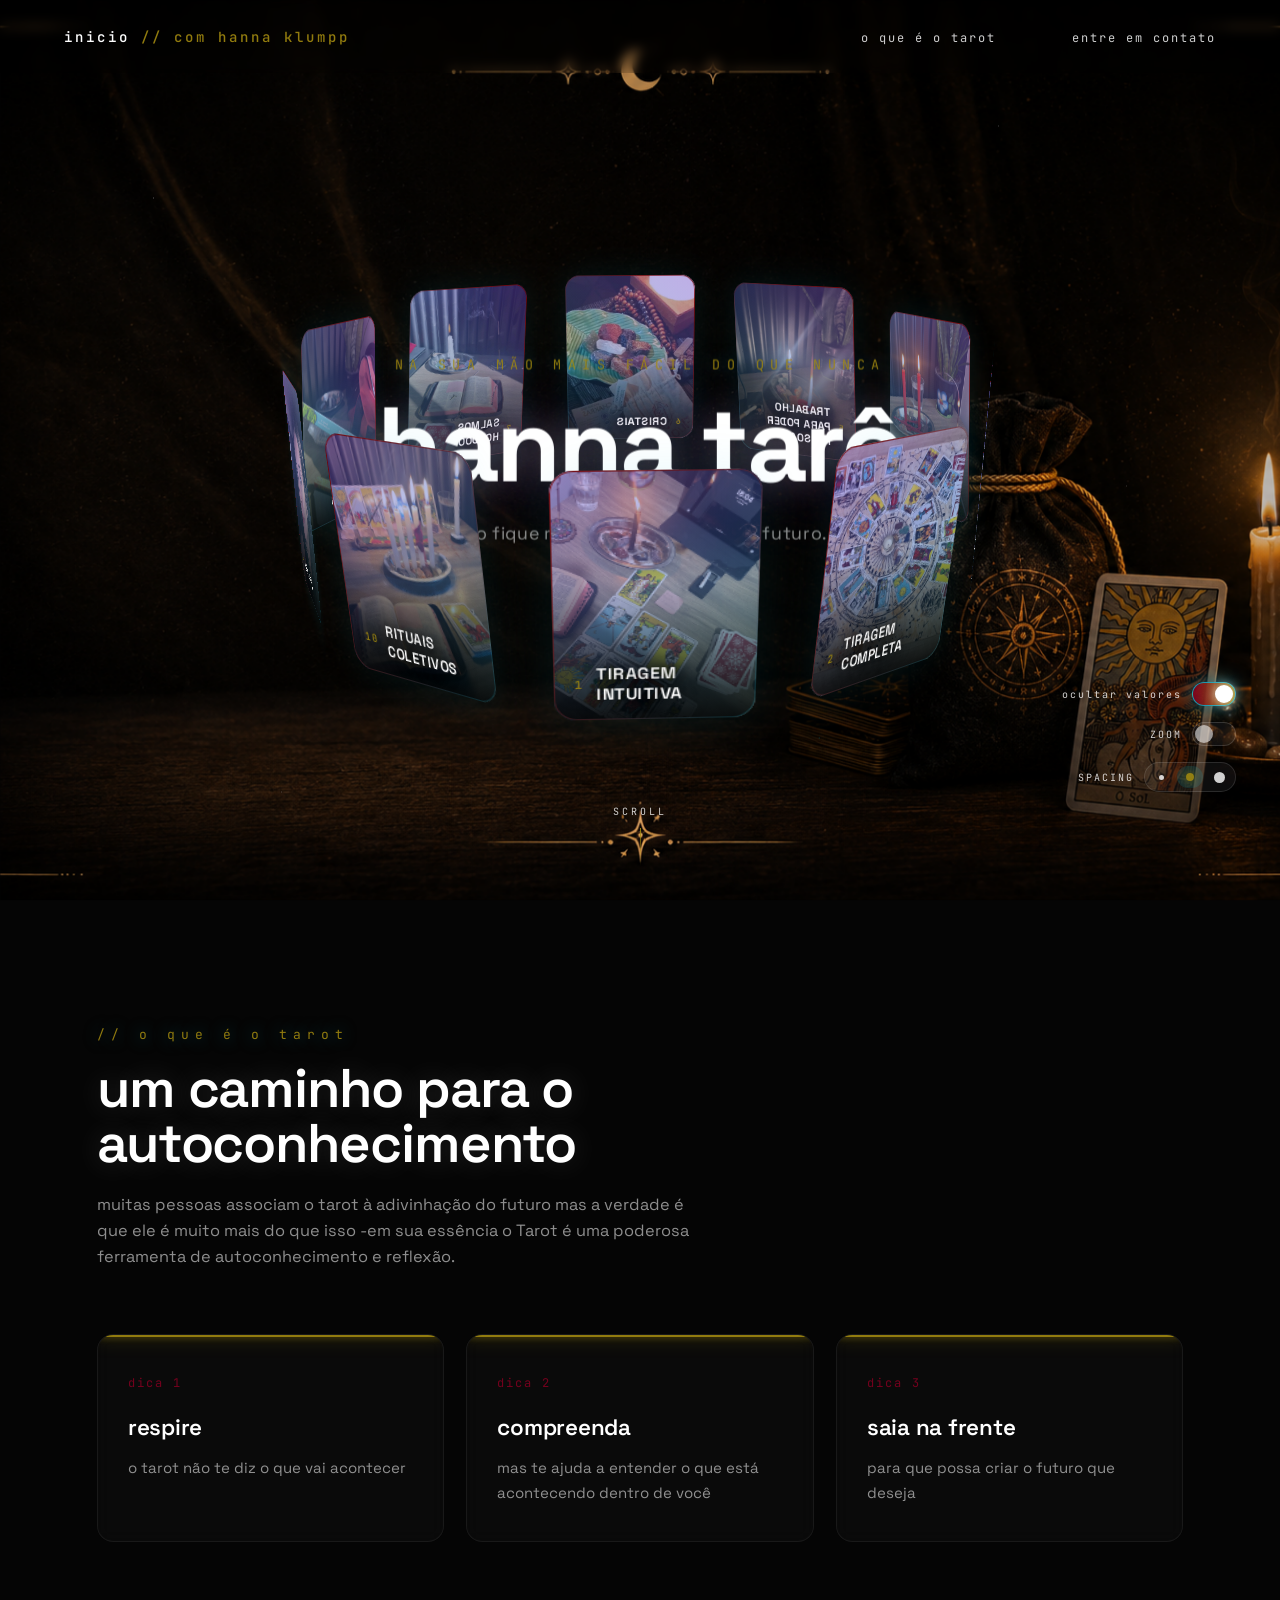
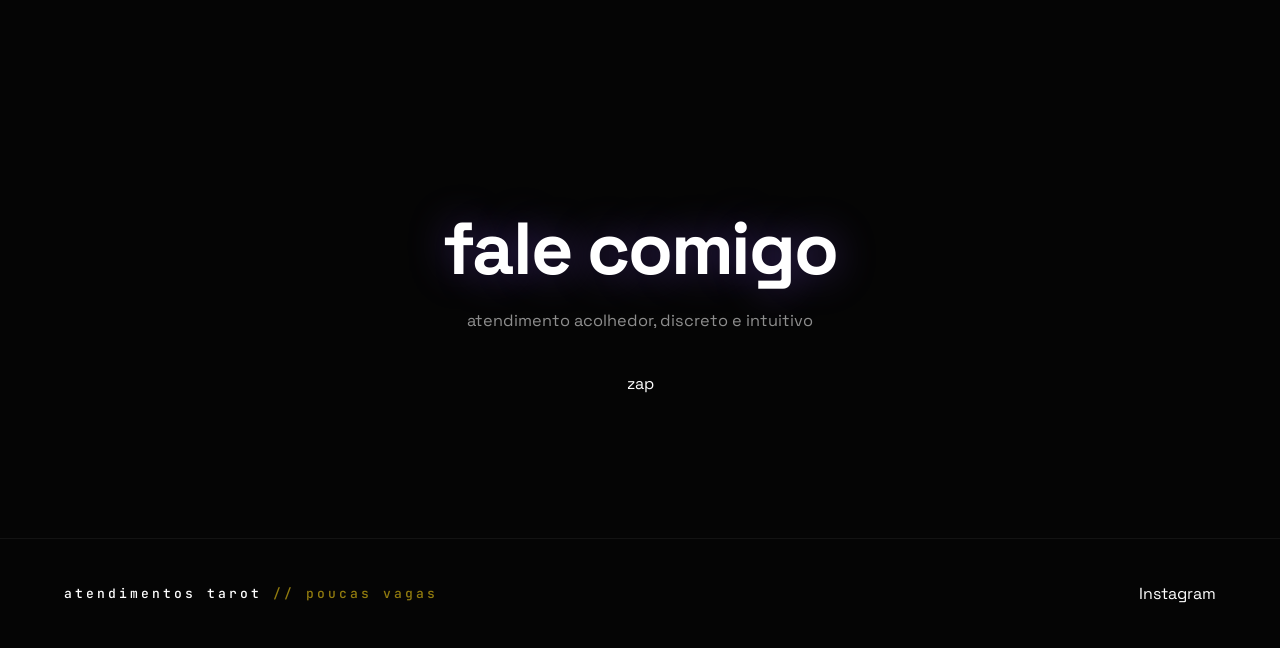
<file: taroapp/src/main/resource/static/index.html>
<!DOCTYPE html>
<html lang="en">
<head>
<meta charset="UTF-8">
<meta name="viewport" content="width=device-width, initial-scale=1.0">
<title>Consulta de Tarot Hanna Klumpp</title>

<!--

    Tooplate 2167 Orbital

    https://www.tooplate.com/view/2167-orbital

    Free HTML CSS Template

-->

<link rel="preconnect" href="https://fonts.googleapis.com">
<link rel="preconnect" href="https://fonts.gstatic.com" crossorigin>
<link href="https://fonts.googleapis.com/css2?family=Space+Grotesk:wght@400;500;600;700&family=JetBrains+Mono:wght@400;500&display=swap" rel="stylesheet">
<link rel="stylesheet" href="tooplate-2167-orbital-style.css">
</head>

<body class="visuals-on">

<div class="aura"></div>
<div class="stars"></div>

<nav class="nav">
  <div class="logo"><a href="#" class="logo">inicio<span> // com hanna klumpp</span></a></div>
  <ul class="nav-links">
    <li><a href="#system">o que é o tarot</a></li>
    <li><a href="#capabilities"></a></li>
    <li><a href="#launch">entre em contato</a></li>
  </ul>
  <button class="menu-toggle" aria-label="Open menu" aria-expanded="false">
    <span></span><span></span><span></span>
  </button>
</nav>

<div class="mobile-menu">
  <a href="#system">o que é o tarot</a>
  <a href="#capabilities"></a>
  <a href="#launch">entre em contato</a>
</div>

<header class="hero">
  <div class="stage">
    <div class="parallax">
      <div class="ring-tilt">
        <div class="ring" id="ring">

          <div class="panel">
            <div class="panel-face panel-face--text">
              <div class="p-num">1</div>
              <div>
                <div class="p-label">TIRAGEM INTUITIVA</div>
                <div class="p-meta">r$ 150,00</div>
              </div>
            </div>
            <div class="panel-face panel-face--image">
              <img src="images/image-01.jpg" alt="Vector" loading="lazy">
              <div class="panel-scrim"></div>
              <div class="panel-cap"><span class="p-num">1</span>TIRAGEM INTUITIVA</div>
            </div>
          </div>

          <div class="panel">
            <div class="panel-face panel-face--text">
              <div class="p-num">2</div>
              <div>
                <div class="p-label">TIRAGEM COMPLETA</div>
                <div class="p-meta">r$ 199,99</div>
              </div>
            </div>
            <div class="panel-face panel-face--image">
              <img src="images/image-02.jpg" alt="Prism" loading="lazy">
              <div class="panel-scrim"></div>
              <div class="panel-cap"><span class="p-num">2</span>TIRAGEM COMPLETA</div>
            </div>
          </div>

          <div class="panel">
            <div class="panel-face panel-face--text">
              <div class="p-num">3</div>
              <div>
                <div class="p-label">VELA COM INTENÇÃO</div>
                <div class="p-meta">r$ 60,00</div>
              </div>
            </div>
            <div class="panel-face panel-face--image">
              <img src="images/image-03.jpg" alt="Pulse" loading="lazy">
              <div class="panel-scrim"></div>
              <div class="panel-cap"><span class="p-num">3</span>VELA COM INTENÇÃO</div>
            </div>
          </div>

          <div class="panel">
            <div class="panel-face panel-face--text">
              <div class="p-num">4</div>
              <div>
                <div class="p-label">TRABALHO AMOROSO</div>
                <div class="p-meta">r$ 150,00</div>
              </div>
            </div>
            <div class="panel-face panel-face--image">
              <img src="images/image-04.jpg" alt="Nova" loading="lazy">
              <div class="panel-scrim"></div>
              <div class="panel-cap"><span class="p-num">4</span>TRABALHO AMOROSO</div>
            </div>
          </div>

          <div class="panel">
            <div class="panel-face panel-face--text">
              <div class="p-num">5</div>
              <div>
                <div class="p-label">TRABALHO PARA PODER PESSOAL</div>
                <div class="p-meta">r$ 150,00</div>
              </div>
            </div>
            <div class="panel-face panel-face--image">
              <img src="images/image-05.jpg" alt="Flux" loading="lazy">
              <div class="panel-scrim"></div>
              <div class="panel-cap"><span class="p-num">5</span>TRABALHO PARA PODER PESSOAL</div>
            </div>
          </div>

          <div class="panel">
            <div class="panel-face panel-face--text">
              <div class="p-num">6</div>
              <div>
                <div class="p-label">CRISTAIS</div>
                <div class="p-meta">+ adicionais p energizar r$ 20,00</div>
              </div>
            </div>
            <div class="panel-face panel-face--image">
              <img src="images/image-06.jpg" alt="Halo" loading="lazy">
              <div class="panel-scrim"></div>
              <div class="panel-cap"><span class="p-num">6</span>CRISTAIS</div>
            </div>
          </div>

          <div class="panel">
            <div class="panel-face panel-face--text">
              <div class="p-num">7</div>
              <div>
                <div class="p-label">SALMOS HOODOO</div>
                <div class="p-meta">+ adicionais p energizar r$ 20,00</div>
              </div>
            </div>
            <div class="panel-face panel-face--image">
              <img src="images/image-07.jpg" alt="Drift" loading="lazy">
              <div class="panel-scrim"></div>
              <div class="panel-cap"><span class="p-num">7</span>SALMOS HOODOO</div>
            </div>
          </div>

          <div class="panel">
            <div class="panel-face panel-face--text">
              <div class="p-num">8</div>
              <div>
                <div class="p-label">INCENSOS</div>
                <div class="p-meta">+ adicionais p energizar r$ 20,00</div>
              </div>
            </div>
            <div class="panel-face panel-face--image">
              <img src="images/image-08.jpg" alt="Echo" loading="lazy">
              <div class="panel-scrim"></div>
              <div class="panel-cap"><span class="p-num">8</span>INCENSOS</div>
            </div>
          </div>

          <div class="panel">
            <div class="panel-face panel-face--text">
              <div class="p-num">9</div>
              <div>
                <div class="p-label">fale cmg</div>
                <div class="p-meta">1199853-6426</div>
              </div>
            </div>
            <div class="panel-face panel-face--image">
              <img src="images/image-09.jpg" alt="Zenith" loading="lazy">
              <div class="panel-scrim"></div>
              <div class="panel-cap"><span class="p-num">9</span>fale cmg</div>
            </div>
          </div>

          <div class="panel">
            <div class="panel-face panel-face--text">
              <div class="p-num">10</div>
              <div>
                <div class="p-label">RITUAIS COLETIVOS</div>
                <div class="p-meta">consultar agenda</div>
              </div>
            </div>
            <div class="panel-face panel-face--image">
              <img src="images/image-10.jpg" alt="Core" loading="lazy">
              <div class="panel-scrim"></div>
              <div class="panel-cap"><span class="p-num">10</span>RITUAIS COLETIVOS</div>
            </div>
          </div>

        </div>
      </div>
      <div class="hero-text">
        <div class="eyebrow">NA SUA MÃO MAIS FÁCIL DO QUE NUNCA</div>
        <h1> hanna tarô </h1>
        <p> não fique mais indeciso sobre seu futuro.</p>
      </div>
    </div>
  </div>
  <div class="hero-controls">
    <div class="ctrl">
      <span class="ctrl-label">ocultar valores</span>
      <button class="switch" id="visualsSwitch" role="switch" aria-checked="true" aria-label="Toggle image visuals">
        <span class="knob"></span>
      </button>
    </div>
    <div class="ctrl">
      <span class="ctrl-label">ZOOM</span>
      <button class="switch" id="zoomSwitch" role="switch" aria-checked="false" aria-label="Zoom ring 24 percent larger">
        <span class="knob"></span>
      </button>
    </div>
    <div class="ctrl">
      <span class="ctrl-label">SPACING</span>
      <div class="spacing" role="group" aria-label="Ring spacing">
        <button class="spacing-step" data-space="0" aria-label="Tight spacing"><i></i></button>
        <button class="spacing-step is-active" data-space="1" aria-label="Default spacing"><i></i></button>
        <button class="spacing-step" data-space="2" aria-label="Wide spacing"><i></i></button>
      </div>
    </div>
  </div>
  <div class="scroll-cue">
    <span>SCROLL</span>
    <div class="line"></div>
  </div>
</header>

<section class="section" id="system">
  <div class="section-head reveal">
    <div class="eyebrow">// o que é o tarot</div>
    <h2>um caminho para o autoconhecimento</h2>
    <p>muitas pessoas associam o tarot à adivinhação do futuro mas a verdade é que ele é muito mais do que isso -em sua essência o Tarot é uma poderosa ferramenta de autoconhecimento e reflexão.</p>
  </div>
  <div class="features" id="capabilities">
    <div class="feature reveal">
      <div class="f-index">dica 1</div>
      <h3>respire</h3>
      <p>o tarot não te diz o que vai acontecer</p>
    </div>
    <div class="feature reveal">
      <div class="f-index">dica 2</div>
      <h3>compreenda</h3>
      <p>mas te ajuda a entender o que está acontecendo dentro de você</p>
    </div>
    <div class="feature reveal">
      <div class="f-index">dica 3</div>
      <h3>saia na frente</h3>
      <p>para que possa criar o futuro que deseja</p>
    </div>
  </div>
</section>

<section class="cta" id="launch">
  <div class="reveal">
    <h2>fale comigo</h2>
    <p>atendimento acolhedor, discreto e intuitivo</p>
    <a href="https://wa.me/5511998536426" target="_blank" rel="noopener noreferrer">zap</a>
  </div>
</section>

<footer class="footer">
  <div class="logo"><a href="#" class="logo">atendimentos tarot <span>// poucas vagas</span></a></div>
  <div class="social">
    <a href="https://www.instagram.com/instahanna.tarot/" target="_blank" rel="noopener noreferrer">Instagram</a>
  </div>
</footer>

<script src="tooplate-2167-orbital-script.js"></script>

</body>
</html>
</file>
<file: taroapp/src/main/resource/static/tooplate-2167-orbital-style.css>
/*

    Tooplate 2167 Orbital

    https://www.tooplate.com/view/2167-orbital

    Free HTML CSS Template

*/

/* ORBITAL // 297 - Void and Neon presentation template */

:root {
  --void: #050505;
  --violet: #800020e8;
  --cyan: #a48b10e2;
  --white: #ffffff;
  --dim: rgba(255, 255, 255, 0.55);
  --faint: rgba(255, 255, 255, 0.808);
  --ease: cubic-bezier(0.16, 1, 0.3, 1);
  --ring-radius: 360px;
}

* { margin: 0; padding: 0; box-sizing: border-box; }

html { scroll-behavior: smooth; }

body {
  background: var(--void);
  color: var(--white);
  font-family: 'Space Grotesk', sans-serif;
  overflow-x: hidden;
  -webkit-font-smoothing: antialiased;
}

a { color: inherit; text-decoration: none; }

/* Ambient void layers */
.aura {
  position: fixed;
  inset: -25%;
  background: url("images/FUNDO.png") no-repeat center center fixed;
  background-size: cover;

  z-index: 0;
  pointer-events: none;
  animation: drift 20s ease-in-out infinite alternate;
}

.stars {
  position: fixed;
  inset: 0;
  z-index: 0;
  pointer-events: none;
  opacity: 0.5;
  background-image:
    radial-gradient(1px 1px at 12% 22%, rgba(255, 255, 255, 0.7), transparent),
    radial-gradient(1px 1px at 78% 14%, rgba(255, 255, 255, 0.5), transparent),
    radial-gradient(1px 1px at 34% 68%, rgba(139, 92, 246, 0.6), transparent),
    radial-gradient(1px 1px at 64% 82%, rgba(6, 182, 212, 0.5), transparent),
    radial-gradient(1px 1px at 88% 54%, rgba(255, 255, 255, 0.4), transparent),
    radial-gradient(1px 1px at 22% 88%, rgba(255, 255, 255, 0.45), transparent),
    radial-gradient(1px 1px at 50% 32%, rgba(255, 255, 255, 0.3), transparent);
}

@keyframes drift {
  from { transform: translate3d(-2%, -1%, 0) scale(1); }
  to { transform: translate3d(2%, 3%, 0) scale(1.14); }
}

/* Navigation */
.nav {
  position: fixed;
  top: 0; left: 0; right: 0;
  z-index: 50;
  display: flex;
  align-items: center;
  justify-content: space-between;
  padding: 26px clamp(20px, 5vw, 64px);
  backdrop-filter: blur(6px);
}

.logo {
  font-family: 'JetBrains Mono', monospace;
  font-size: 14px;
  font-weight: 500;
  letter-spacing: 3px;
  color: var(--white);
}
.logo span { color: var(--cyan); }

.nav-links {
  display: flex;
  gap: 38px;
  list-style: none;
  align-items: center;
}
.nav-links a {
  font-family: 'JetBrains Mono', monospace;
  font-size: 12px;
  letter-spacing: 2px;
  color: var(--faint);
  transition: color 0.5s var(--ease), text-shadow 0.5s var(--ease);
  position: relative;
}
.nav-links a::before {
  content: '';
  width: 4px; height: 4px;
  border-radius: 50%;
  background: var(--cyan);
  position: absolute;
  left: -12px; top: 50%;
  transform: translateY(-50%) scale(0);
  transition: transform 0.5s var(--ease);
  box-shadow: 0 0 8px var(--cyan);
}
.nav-links a:hover {
  color: var(--white);
  text-shadow: 0 0 14px rgba(6, 182, 212, 0.7);
}
.nav-links a:hover::before { transform: translateY(-50%) scale(1); }

.menu-toggle {
  display: none;
  flex-direction: column;
  gap: 5px;
  background: none;
  border: none;
  cursor: pointer;
  padding: 6px;
}
.menu-toggle span {
  width: 24px; height: 2px;
  background: var(--white);
  transition: transform 0.4s var(--ease), opacity 0.4s var(--ease);
}

/* Mobile menu overlay */
.mobile-menu {
  position: fixed;
  inset: 0;
  z-index: 49;
  background: rgba(5, 5, 5, 0.96);
  backdrop-filter: blur(16px);
  display: flex;
  flex-direction: column;
  align-items: center;
  justify-content: center;
  gap: 30px;
  padding: 80px 24px;
  overflow-y: auto;
  opacity: 0;
  visibility: hidden;
  transition: opacity 0.5s var(--ease), visibility 0.5s var(--ease);
}
.mobile-menu.open { opacity: 1; visibility: visible; }
.mobile-menu a {
  font-family: 'JetBrains Mono', monospace;
  font-size: 20px;
  letter-spacing: 3px;
  color: var(--dim);
  transition: color 0.4s var(--ease);
}
.mobile-menu a:hover { color: var(--cyan); }

/* Hero with orbital ring */
.hero {
  position: relative;
  z-index: 2;
  height: 100vh;
  min-height: 640px;
  display: flex;
  align-items: center;
  justify-content: center;
}

.stage {
  position: absolute;
  inset: 0;
  display: flex;
  align-items: center;
  justify-content: center;
  perspective: 1300px;
  cursor: grab;
  touch-action: pan-y;
  user-select: none;
  -webkit-user-select: none;
}
.stage.dragging { cursor: grabbing; }
.stage.dragging .panel { cursor: grabbing; }

.parallax {
  position: relative;
  width: 1px; height: 1px;
  transform-style: preserve-3d;
  transition: transform 0.6s var(--ease);
}

.hero-text {
  position: absolute;
  top: 50%; left: 50%;
  transform: translate(-50%, -50%) translateZ(40px);
  text-align: center;
  width: 90vw;
  max-width: 760px;
  pointer-events: none;
}
.eyebrow {
  font-family: 'JetBrains Mono', monospace;
  font-size: clamp(10px, 1.4vw, 13px);
  letter-spacing: 6px;
  color: var(--cyan);
  text-shadow: 0 0 16px rgba(6, 182, 212, 0.6);
  margin-bottom: 22px;
}
.hero-text h1 {
  font-size: clamp(2.8rem, 9vw, 6.4rem);
  font-weight: 700;
  line-height: 0.94;
  letter-spacing: -0.03em;
  color: var(--white);
  text-shadow: 0 0 38px rgba(255, 255, 255, 0.28), 0 0 80px rgba(139, 92, 246, 0.32);
}
.hero-text p {
  margin-top: 26px;
  font-size: clamp(0.92rem, 2vw, 1.08rem);
  color: var(--dim);
  letter-spacing: 0.4px;
  max-width: 440px;
  margin-left: auto;
  margin-right: auto;
}

/* The orbital ring */
.ring-tilt {
  position: absolute;
  top: 0; left: 0;
  transform-style: preserve-3d;
  transform: rotateX(var(--tiltX, -20deg)) scale3d(var(--zoom, 1), var(--zoom, 1), var(--zoom, 1));
  transition: transform 0.8s var(--ease);
}
.ring {
  position: absolute;
  top: 0; left: 0;
  transform-style: preserve-3d;
  will-change: transform;
}

.panel {
  position: absolute;
  top: 0; left: 0;
  width: 158px;
  height: 210px;
  margin-left: -79px;
  margin-top: -105px;
  border-radius: 18px;
  background: rgba(255, 255, 255, 0.035);
  backdrop-filter: blur(9px);
  -webkit-backdrop-filter: blur(8px);
  box-shadow: inset 0 0 34px rgba(139, 92, 246, 0.16), 0 0 42px rgba(6, 182, 212, 0.1);
  transform: rotateY(var(--ry)) translateZ(var(--tz)) rotateZ(var(--rz)) scale(var(--s, 1));
  transition: transform 0.7s var(--ease), box-shadow 0.7s var(--ease);
  cursor: pointer;
}
/* 1px gradient border via masked pseudo element */
.panel::after {
  content: '';
  position: absolute;
  inset: 0;
  border-radius: inherit;
  padding: 1px;
  background: linear-gradient(to bottom right, rgba(117, 2, 2, 0.929), rgba(6, 182, 212, 0.2));
  -webkit-mask: linear-gradient(#fff 0 0) content-box, linear-gradient(#fff 0 0);
  mask: linear-gradient(#fff 0 0) content-box, linear-gradient(#fff 0 0);
  -webkit-mask-composite: xor;
  mask-composite: exclude;
  transition: background 0.7s var(--ease), opacity 0.7s var(--ease);
}
.panel:hover {
  --s: 1.1;
  box-shadow: inset 0 0 44px rgba(117, 2, 2, 0.929), 0 0 60px rgba(6, 182, 212, 0.4);
}
.panel:hover::after {
  background: linear-gradient(to bottom right, rgba(139, 92, 246, 0.95), rgba(6, 182, 212, 0.7));
}
.panel .p-num {
  font-family: 'JetBrains Mono', monospace;
  font-size: 10px;
  letter-spacing: 2px;
  color: var(--cyan);
}
.panel .p-label {
  font-size: 14px;
  font-weight: 600;
  letter-spacing: 0.5px;
}
.panel .p-meta {
  font-family: 'JetBrains Mono', monospace;
  font-size: 9px;
  letter-spacing: 1px;
  color: var(--faint);
}

/* Two stacked faces per panel, crossfaded by the toggle with a staggered delay */
.panel-face {
  position: absolute;
  inset: 0;
  border-radius: inherit;
  transition: opacity 0.8s var(--ease);
  transition-delay: calc(var(--i, 0) * 0.045s);
}
.panel-face--text {
  padding: 18px;
  display: flex;
  flex-direction: column;
  justify-content: space-between;
  opacity: 1;
}
.panel-face--image {
  overflow: hidden;
  opacity: 0;
  background: linear-gradient(140deg, #1a1030, #0a1f26);
}
.panel-face--image img {
  width: 100%;
  height: 100%;
  object-fit: cover;
  display: block;
  transform: scale(1.08);
  transition: transform 1.3s var(--ease);
  transition-delay: calc(var(--i, 0) * 0.045s);
}
.panel-scrim {
  position: absolute;
  inset: 0;
  background:
    linear-gradient(to top, rgba(5, 5, 5, 0.92), rgba(5, 5, 5, 0.08) 56%),
    linear-gradient(140deg, rgba(139, 92, 246, 0.4), rgba(6, 182, 212, 0.28));
  transition: opacity 0.6s var(--ease);
}
.panel:hover .panel-scrim { opacity: 0; }
.panel-cap {
  position: absolute;
  bottom: 14px;
  left: 16px;
  right: 16px;
  display: flex;
  align-items: center;
  gap: 9px;
  font-size: 14px;
  font-weight: 600;
  letter-spacing: 0.5px;
  color: var(--white);
  text-shadow: 0 2px 12px rgba(0, 0, 0, 0.95), 0 0 22px rgba(0, 0, 0, 0.7);
}

/* Toggle ON state */
.visuals-on .panel-face--text { opacity: 0; }
.visuals-on .panel-face--image { opacity: 1; }
.visuals-on .panel-face--image img { transform: scale(1); }

/* HUD controls docked bottom right */
.hero-controls {
  position: absolute;
  right: clamp(18px, 4vw, 44px);
  bottom: clamp(80px, 12vh, 110px);
  z-index: 5;
  display: flex;
  flex-direction: column;
  align-items: flex-end;
  gap: 16px;
}
.ctrl {
  display: flex;
  align-items: center;
  gap: 10px;
}
.ctrl-label {
  font-family: 'JetBrains Mono', monospace;
  font-size: 10px;
  letter-spacing: 2px;
  color: var(--faint);
}
.switch {
  position: relative;
  width: 44px;
  height: 24px;
  border-radius: 24px;
  background: rgba(255, 255, 255, 0.06);
  border: 1px solid rgba(255, 255, 255, 0.14);
  cursor: pointer;
  padding: 0;
  transition: background 0.6s var(--ease), border-color 0.6s var(--ease), box-shadow 0.6s var(--ease);
}
.switch .knob {
  position: absolute;
  top: 2px;
  left: 2px;
  width: 18px;
  height: 18px;
  border-radius: 50%;
  background: var(--dim);
  transition: transform 0.6s var(--ease), background 0.6s var(--ease), box-shadow 0.6s var(--ease);
}
.switch[aria-checked="true"] {
  background: linear-gradient(to right, var(--violet), var(--cyan));
  border-color: rgba(6, 182, 212, 0.8);
  box-shadow: 0 0 20px rgba(6, 182, 212, 0.5);
}
.switch[aria-checked="true"] .knob {
  transform: translateX(20px);
  background: var(--white);
  box-shadow: 0 0 12px rgba(255, 255, 255, 0.9);
}
.switch:focus-visible {
  outline: 2px solid var(--cyan);
  outline-offset: 4px;
}

/* 3 step ring spacing */
.spacing {
  display: flex;
  gap: 3px;
  padding: 3px;
  border-radius: 24px;
  background: rgba(255, 255, 255, 0.05);
  border: 1px solid rgba(255, 255, 255, 0.12);
}
.spacing-step {
  width: 26px;
  height: 22px;
  display: flex;
  align-items: center;
  justify-content: center;
  background: none;
  border: none;
  border-radius: 18px;
  cursor: pointer;
  transition: background 0.5s var(--ease);
}
.spacing-step i {
  display: block;
  border-radius: 50%;
  background: var(--faint);
  transition: background 0.5s var(--ease), box-shadow 0.5s var(--ease);
}
.spacing-step:nth-child(1) i { width: 5px; height: 5px; }
.spacing-step:nth-child(2) i { width: 8px; height: 8px; }
.spacing-step:nth-child(3) i { width: 11px; height: 11px; }
.spacing-step.is-active { background: rgba(6, 182, 212, 0.14); }
.spacing-step.is-active i { background: var(--cyan); box-shadow: 0 0 10px var(--cyan); }
.spacing-step:focus-visible { outline: 2px solid var(--cyan); outline-offset: 2px; }

.scroll-cue {
  position: absolute;
  bottom: 34px; left: 50%;
  transform: translateX(-50%);
  z-index: 3;
  font-family: 'JetBrains Mono', monospace;
  font-size: 10px;
  letter-spacing: 3px;
  color: var(--faint);
  display: flex;
  flex-direction: column;
  align-items: center;
  gap: 10px;
}
.scroll-cue .line {
  width: 1px; height: 38px;
  background: linear-gradient(var(--cyan), transparent);
  animation: pulse-line 2.4s ease-in-out infinite;
}
@keyframes pulse-line {
  0%, 100% { opacity: 0.3; }
  50% { opacity: 1; }
}

/* Content sections */
.section {
  position: relative;
  z-index: 2;
  padding: clamp(90px, 14vh, 160px) clamp(20px, 6vw, 90px);
  max-width: 1240px;
  margin: 0 auto;
}
.section-head {
  margin-bottom: 64px;
  max-width: 620px;
}
.section-head .eyebrow { text-align: left; margin-bottom: 18px; }
.section-head h2 {
  font-size: clamp(2rem, 5vw, 3.4rem);
  font-weight: 600;
  line-height: 1.02;
  letter-spacing: -0.02em;
  text-shadow: 0 0 30px rgba(255, 255, 255, 0.16);
}
.section-head p {
  margin-top: 20px;
  color: var(--dim);
  font-size: 1.02rem;
  line-height: 1.6;
}

.features {
  display: grid;
  grid-template-columns: repeat(3, 1fr);
  gap: 22px;
}
.feature {
  position: relative;
  padding: 40px 30px 36px;
  border-radius: 16px;
  background: rgba(255, 255, 255, 0.025);
  border: 1px solid rgba(255, 255, 255, 0.06);
  backdrop-filter: blur(8px);
  overflow: hidden;
  transition: transform 0.7s var(--ease), background 0.7s var(--ease);
}
.feature::before {
  content: '';
  position: absolute;
  top: 0; left: 0; right: 0;
  height: 2px;
  background: var(--cyan);
  box-shadow: 0 0 18px var(--cyan), 0 0 6px var(--cyan);
  animation: pulse-top 3.2s ease-in-out infinite;
}
.feature:nth-child(2)::before { animation-delay: 1s; }
.feature:nth-child(3)::before { animation-delay: 2s; }
@keyframes pulse-top {
  0%, 100% { opacity: 0.35; }
  50% { opacity: 1; }
}
.feature:hover {
  transform: translateY(-6px);
  background: rgba(255, 255, 255, 0.05);
}
.feature .f-index {
  font-family: 'JetBrains Mono', monospace;
  font-size: 12px;
  letter-spacing: 2px;
  color: var(--violet);
  margin-bottom: 22px;
}
.feature h3 {
  font-size: 1.4rem;
  font-weight: 600;
  margin-bottom: 14px;
  letter-spacing: -0.01em;
}
.feature p {
  color: var(--dim);
  font-size: 0.94rem;
  line-height: 1.62;
}

/* Closing call to action */
.cta {
  position: relative;
  z-index: 2;
  text-align: center;
  padding: clamp(100px, 16vh, 180px) 24px;
}
.cta h2 {
  font-size: clamp(2.2rem, 7vw, 4.6rem);
  font-weight: 700;
  letter-spacing: -0.03em;
  line-height: 1;
  text-shadow: 0 0 40px rgba(139, 92, 246, 0.4);
}
.cta p {
  margin: 24px auto 42px;
  max-width: 460px;
  color: var(--dim);
  font-size: 1.02rem;
}
.btn {
  display: inline-block;
  position: relative;
  font-family: 'JetBrains Mono', monospace;
  font-size: 13px;
  letter-spacing: 3px;
  padding: 18px 42px;
  border-radius: 50px;
  color: var(--white);
  background: rgba(255, 255, 255, 0.04);
  border: 1px solid transparent;
  background-clip: padding-box;
  transition: transform 0.6s var(--ease), box-shadow 0.6s var(--ease);
  overflow: hidden;
}
.btn::after {
  content: '';
  position: absolute;
  inset: 0;
  border-radius: inherit;
  padding: 1px;
  background: linear-gradient(to right, var(--violet), var(--cyan));
  -webkit-mask: linear-gradient(#fff 0 0) content-box, linear-gradient(#fff 0 0);
  mask: linear-gradient(#fff 0 0) content-box, linear-gradient(#fff 0 0);
  -webkit-mask-composite: xor;
  mask-composite: exclude;
}
.btn:hover {
  transform: translateY(-3px) scale(1.04);
  box-shadow: 0 0 40px rgba(139, 92, 246, 0.5), 0 0 18px rgba(6, 182, 212, 0.4);
}

/* Footer */
.footer {
  position: relative;
  z-index: 2;
  border-top: 1px solid rgba(255, 255, 255, 0.06);
  padding: 44px clamp(20px, 6vw, 64px);
  display: flex;
  align-items: center;
  justify-content: space-between;
  flex-wrap: wrap;
  gap: 16px;
}
.footer .logo { font-size: 13px; }
.footer .credit {
  font-family: 'JetBrains Mono', monospace;
  font-size: 11px;
  letter-spacing: 1px;
  color: var(--faint);
}
.footer .credit a { color: var(--dim); transition: color 0.4s var(--ease); }
.footer .credit a:hover { color: var(--cyan); }

/* Scroll reveal */
.reveal {
  opacity: 0;
  transform: translateY(34px);
  transition: opacity 1s var(--ease), transform 1s var(--ease);
}
.reveal.visible {
  opacity: 1;
  transform: translateY(0);
}

/* Responsive */
@media (max-width: 900px) {
  .features { grid-template-columns: 1fr; }
}
@media (max-width: 720px) {
  .nav-links { display: none; }
  .menu-toggle { display: flex; }
  :root { --ring-radius: 220px; }
  .panel { width: 124px; height: 168px; margin-left: -62px; margin-top: -84px; }
  .ring-tilt { --tiltX: -14deg; }
}

/* Reduced motion */
@media (prefers-reduced-motion: reduce) {
  .aura, .ring, .scroll-cue .line, .feature::before { animation: none; }
  .parallax { transition: none; }
  .reveal { opacity: 1; transform: none; transition: none; }
  html { scroll-behavior: auto; }
}
.extra {
  margin: 0 2px;
  font-size: 6px;
  font-style: italic;
  color: #f3f2ef; /* dourado */
  display: inline-block;
  max-width: 300px; /* controla largura */
}
</file>
